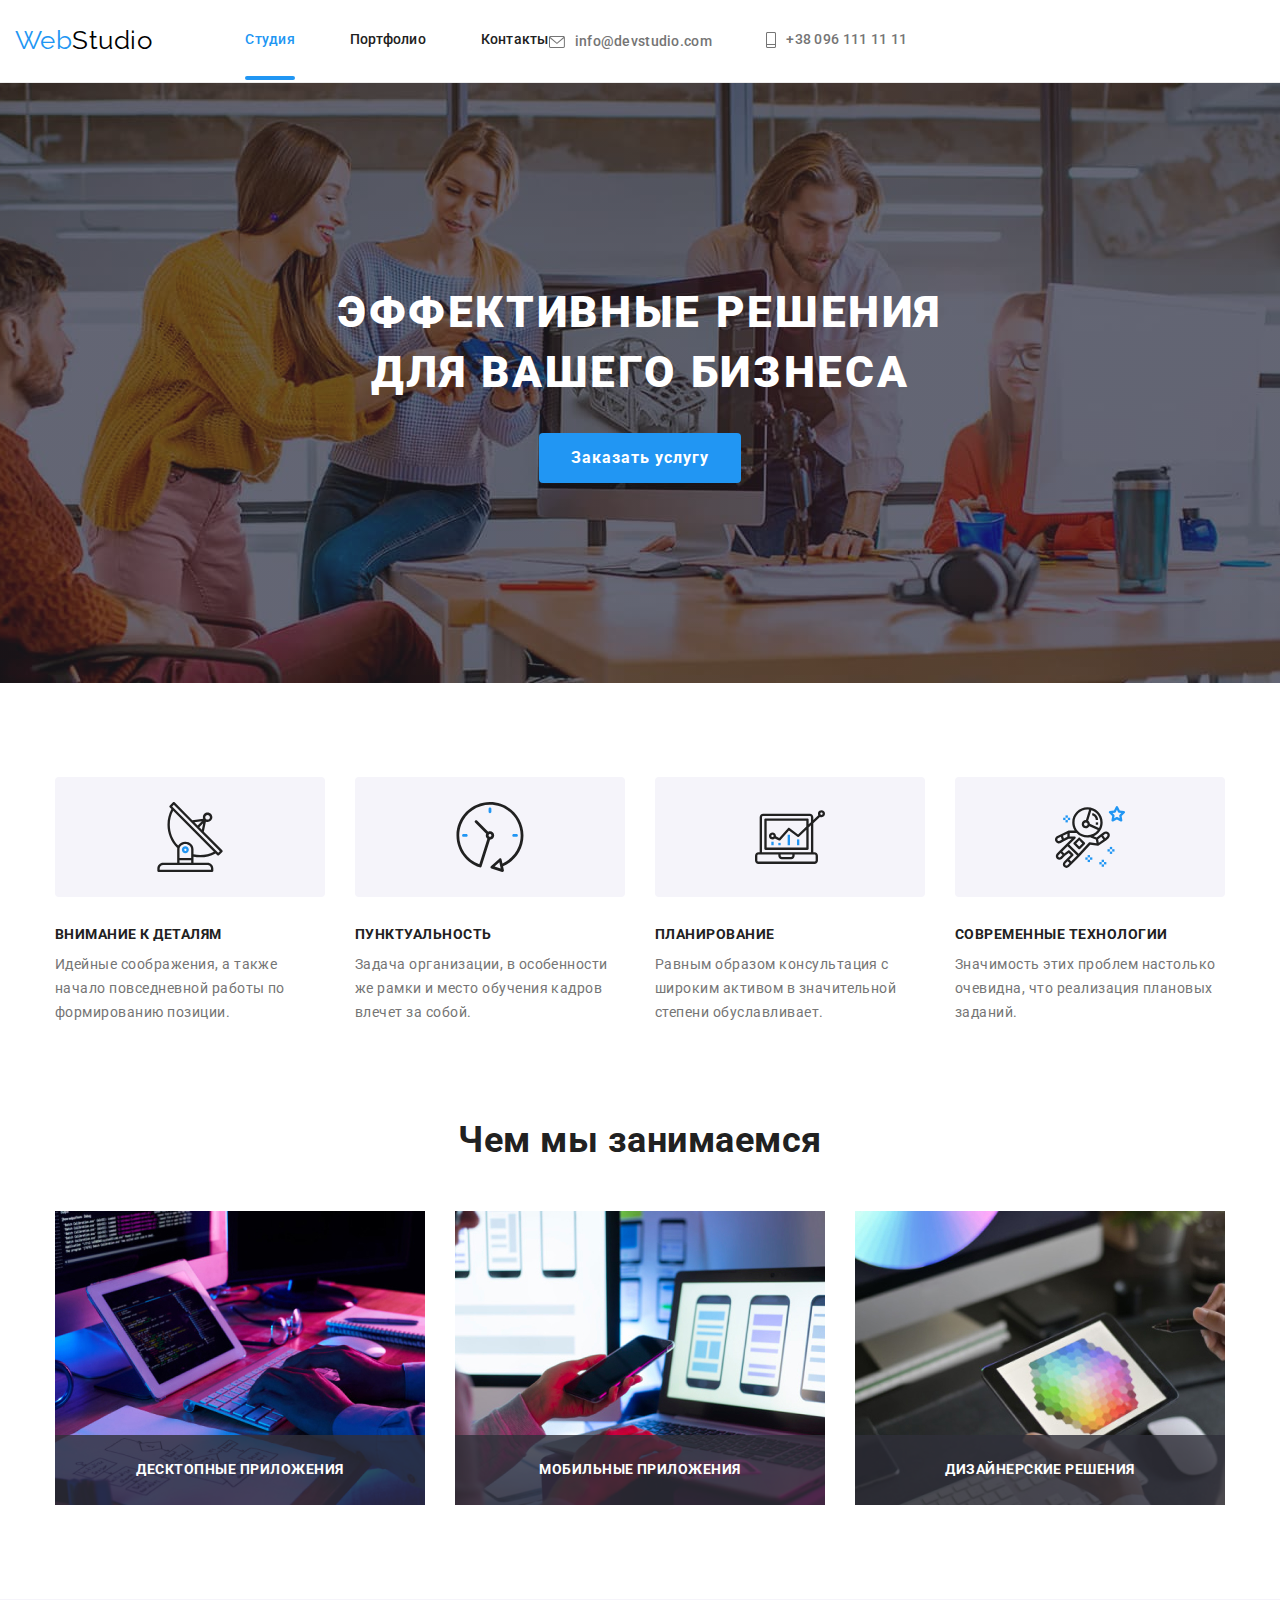
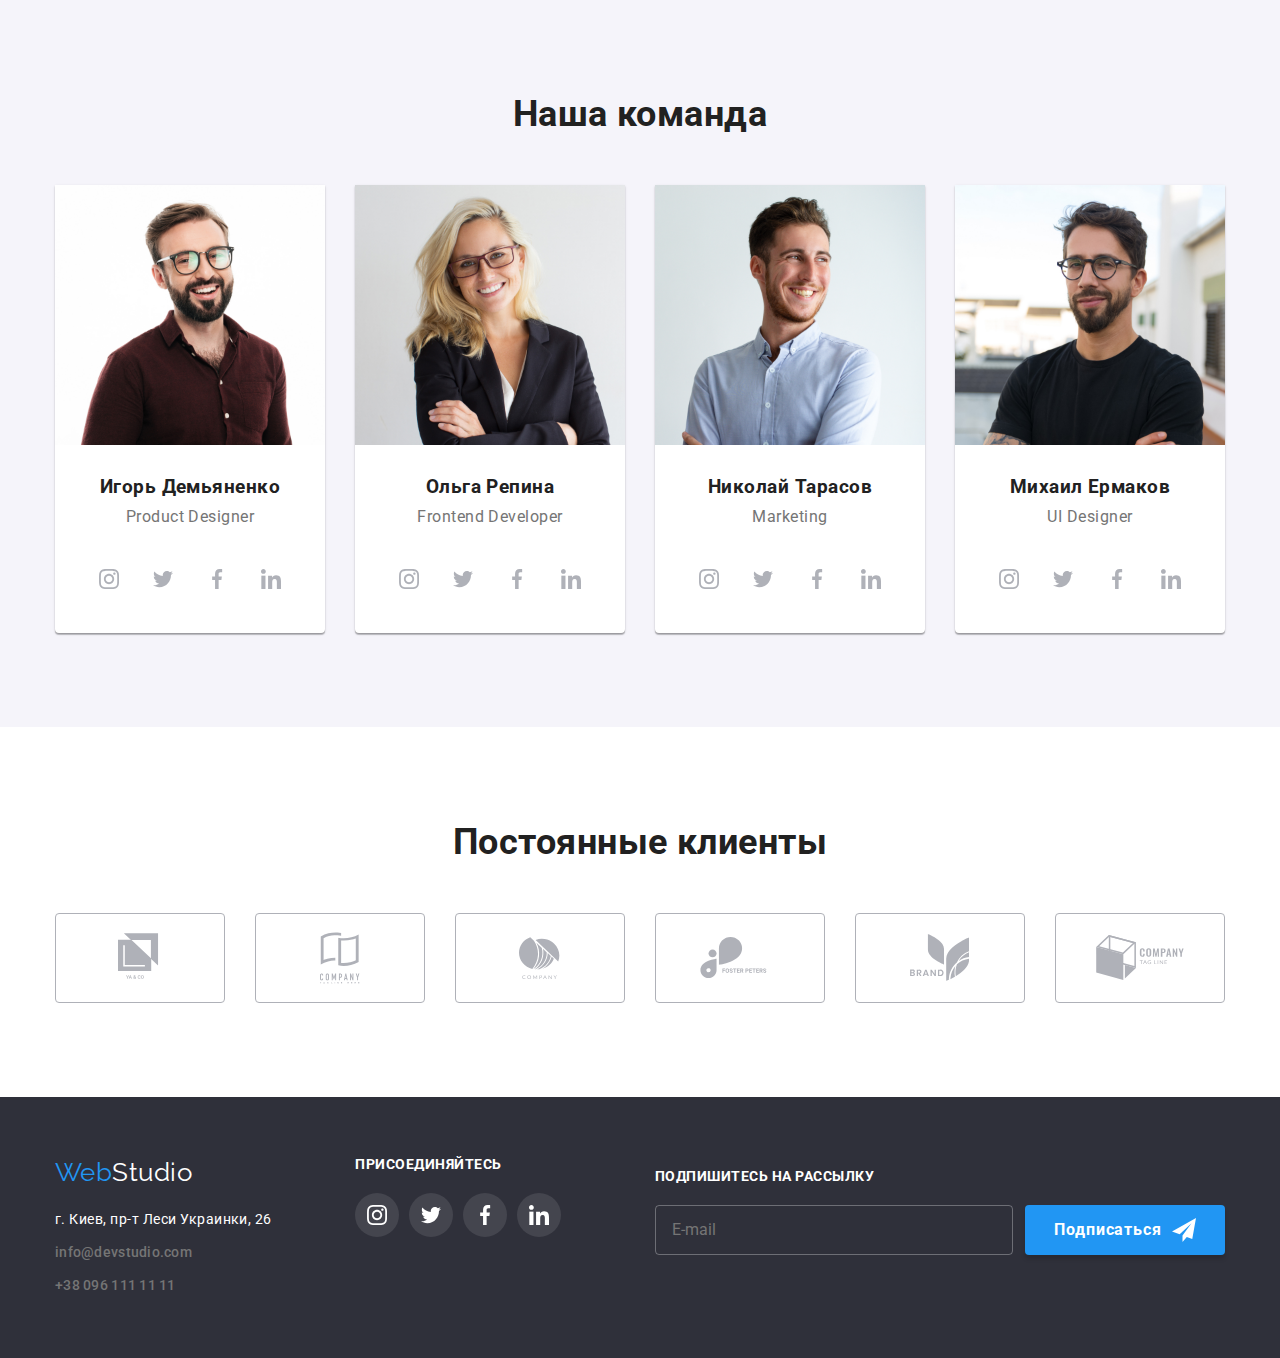
<file: index.html>
<!DOCTYPE html>
<html lang="ru">
<head>
    <meta charset="UTF-8">
    <meta http-equiv="X-UA-Compatible" content="IE=edge">
    <meta name="viewport" content="width=device-width, initial-scale=1.0">
    <title>Студия</title>
    <link rel="preconnect" href="https://fonts.gstatic.com">
    <link href="https://fonts.googleapis.com/css2?family=Raleway:wght@700&family=Roboto:wght@400;500;700;900&display=swap"
        rel="stylesheet">
    <link rel="stylesheet" href="./css/main.css">

</head>
<body>

    <header class="header">
            <div class="container header-all">
                <button type="button" class="header__menu-btn" aria-expanded="false" data-menu-button>
                    <svg width="40" height="40" aria-label="Переключатель мобильного меню">
                        <use class="header__icon-menu" href="./images/symbol-defs.svg#icon-menu_40px"></use>
                        <use class="header__icon-close-menu" href="./images/symbol-defs.svg#icon-close_40px"></use>
                
                    </svg>
                </button>
                
                    <a href="./index.html" class="nav__logo"><span class="nav__logo-start">Web</span>Studio</a>
                <div class="header__mobile-menu" data-menu>
                    <nav class="nav">
                        <ul class="nav__list">
                            <li class="nav__item"><a href="./index.html" class="nav__links active">Студия</a></li>
                            <li class="nav__item"><a href="./portfolio.html" class="nav__links">Портфолио</a></li>
                            <li class="nav__item"><a href="" class="nav__links">Контакты</a></li>
                        </ul>
                    </nav>
                    
                    <ul class="header__address">
                        <li class="nav__item">
                    
                            <a href="mailto:info@devstudio.com" class="header__contacts header__contacts-mail">
                                <svg class="header__icon-envelope" >
                                    <use  href="./images/symbol-defs.svg#icon-envelope" ></use>
                                </svg>
                                info@devstudio.com</a></li>
                        <li class="nav__item">
                            <a href="tel:+380961111111" class="header__contacts header__contacts-phone">
                                <svg class="header__icon-phone">
                                    <use href="./images/symbol-defs.svg#icon-phone"></use>
                                </svg>
                                +38 096 111 11 11</a></li>
                    </ul>
                </div>
            </div>
    </header>

    <main>
        <section class="section hero">
            <div class="container">
                <h1 class="hero__title">Эффективные решения <br> для вашего бизнеса</h1>
                <input data-modal-open type="button" value="Заказать услугу" class="hero__btn">
            </div>
            <div data-modal class="backdrop is-hidden">
                <div class="modal">
                    <button data-modal-close class="modal__close-btn">
                        <svg class="modal__icon-closing-btn">
                            <use href="./images/symbol-defs.svg#icon-closing-btn-modal" width="11" height="11"></use>
                        </svg>
                    </button>
            
                    <form class="form">
                        <b class="form__header">Оставьте свои данные, мы вам перезвоним</b>
            
                        <div class="form__presonal-info-list">
                            <div class="form__basic">
                                <label for="name" class="form__label">Имя</label>
                                <div class="form__input">
                                    <input type="text" name="name" id="name" class="form__personal-info ">
                                    <svg class="form__icon">
                                        <use href="./images/symbol-defs.svg#icon-person-modal"></use>
                                    </svg>
                                </div>
            
                            </div>
                            <div class="form__basic">
                                <label for="tel" class="form__label">Телефон</label>
                                <div class="form__input">
                                    <input type="tel" name="tel" id="tel" class="form__personal-info">
                                    <svg class="form__icon ">
                                        <use href="./images/symbol-defs.svg#icon-phone-modal"></use>
                                    </svg>
                                </div>
                            </div>
            
                            <div class="form__basic">
                                <label for="email" class="form__label">Почта</label>
                                <div class="form__input">
                                    <input type="email" name="email" id="email" class="form__personal-info">
                                    <svg class="form__icon ">
                                        <use href="./images/symbol-defs.svg#icon-envelope-modal"></use>
                                    </svg>
                                </div>
                            </div>
            
                            <div class="form__basic">
                                <label for="comment" class="form__label">Комментарий</label>
                                <textarea name="comment" id="comment" placeholder="Введите текст"
                                    class="form__personal-info form__comment"></textarea>
                            </div>
                        </div>
            
                        <label class="form__agreement">
                            <input type="checkbox" name="agreements" class="form__agreement-checkbox visually-hidden">
                            <span class="form__custom-checkbox"></span>
                            <span class="form__agreement-text">Соглашаюсь с рассылкой и принимаю <a href=""
                                    class="form__agreement-link">Условия договора</a></span>
                        </label>
            
                        <button type="submit" class="form__submit-button">Отправить</button>
                    </form>
                </div>
            </div>
        </section>
        
        <section class="section advantages">
            <div class="container">
                <h2  class="titles-basic visually-hidden">Наши преимущества</h2>
                <ul class="advantages__list">
                    <li class="advantages__item">
                        <div class="advantages__bg-img">
                            <svg class="advantages__icon">
                                <use href="./images/symbol-defs.svg#icon-antenna"></use>
                            </svg>
                        </div>
                        <h3 class="advantages__header">Внимание к деталям</h3>
                        <p class="advantages__text">Идейные соображения, а также начало повседневной работы по формированию позиции.</p>
                    </li>
                    <li class="advantages__item">
                        <div class="advantages__bg-img">
                            <svg class="advantages__icon">
                                <use href="./images/symbol-defs.svg#icon-clock"></use>
                            </svg>
                        </div>
                        <h3 class="advantages__header">Пунктуальность</h3>
                        <p class="advantages__text">Задача организации, в особенности же рамки и место обучения кадров влечет за собой.</p>
                    </li>
                    <li class="advantages__item">
                        <div class="advantages__bg-img">
                            <svg class="advantages__icon">
                                <use href="./images/symbol-defs.svg#icon-diagram"></use>
                            </svg>
                        </div>
                        <h3 class="advantages__header">Планирование</h3>
                        <p  class="advantages__text">Равным образом консультация с широким активом в значительной степени обуславливает.</p>
                    </li>
                    <li class="advantages__item">
                        <div class="advantages__bg-img">
                            <svg class="advantages__icon">
                                <use href="./images/symbol-defs.svg#icon-astronaut"></use>
                            </svg>
                        </div>
                        <h3 class="advantages__header">Современные технологии</h3>
                        <p class="advantages__text">Значимость этих проблем настолько очевидна, что реализация плановых заданий.</p>
                    </li>
                </ul>
            </div>
        </section>
        <section class="section works">
            <div class="container">
                <h2 class="titles-basic works__title">Чем мы занимаемся</h2>
                <ul class="works__list">
                    <li class="work__list-container"><img src="./images/img.jpg" alt="Написання коду" width="370">
                    <p class="works__text">Десктопные приложения</p></li>
                    <li class="work__list-container"><img src="./images/box2.jpg" alt="Телефон и ноут" width="370">
                    <p class="works__text">Мобильные приложения</p></li>
                    <li class="work__list-container"><img src="./images/box3.jpg" alt="Вибор цвета на планшете" width="370">
                    <p class="works__text">Дизайнерские решения</p></li>
                </ul>
            </div>
        </section>
        <section class="section team">
            <div class="container">
                <h2 class="titles-basic team__title">Наша команда</h2>
                <ul class="team__list">
                    <li class="team__cards">
                        <img src="./images/man1.jpg" alt="Игорь Демьяненко" width="270" class="team__img">
                        <div class="team__text-area">
                            <h3 class="team__names">Игорь Демьяненко</h3>
                            <p class="team__position">Product Designer</p>
                            <ul class="icons-social__list">
                                <li class="icons-social__element">
                                    <a href="" class="icon-social__item">
                                        <svg class="icon-social__logo">
                                            <use href="./images/symbol-defs.svg#icon-instagram"></use>
                                        </svg>
                                    </a>
                                </li>
                                <li class="icons-social__element">
                                    <a href="" class="icon-social__item">
                                        <svg class="icon-social__logo" width="20" height="20">
                                            <use href="./images/symbol-defs.svg#icon-twitter"></use>
                                        </svg>
                                    </a>
                                </li>
                                <li class="icons-social__element">
                                    <a href="" class="icon-social__item">
                                        <svg class="icon-social__logo">
                                            <use href="./images/symbol-defs.svg#icon-facebook"></use>
                                        </svg>
                                    </a>
                                </li>
                                <li class="icons-social__element">
                                    <a href="" class="icon-social__item">
                                        <svg class="icon-social__logo">
                                            <use href="./images/symbol-defs.svg#icon-linkedin"></use>
                                        </svg>
                                    </a>
                            
                                </li>
                            
                            </ul>
                        </div>
                    </li>
                    <li class="team__cards">
                        <img src="./images/woman1.jpg" alt="Ольга Репина" width="270" class="team__img">
                        <div class="team__text-area">
                            <h3 class="team__names">Ольга Репина</h3>
                            <p class="team__position">Frontend Developer</p>
                            <ul class="icons-social__list">
                                <li class="icons-social__element">
                                    <a href="" class="icon-social__item">
                                        <svg class="icon-social__logo">
                                            <use href="./images/symbol-defs.svg#icon-instagram"></use>
                                        </svg>
                                    </a>
                                </li>
                                <li class="icons-social__element">
                                    <a href="" class="icon-social__item">
                                        <svg class="icon-social__logo">
                                            <use href="./images/symbol-defs.svg#icon-twitter"></use>
                                        </svg>
                                    </a>
                                </li>
                                <li class="icons-social__element">
                                    <a href="" class="icon-social__item">
                                        <svg class="icon-social__logo">
                                            <use href="./images/symbol-defs.svg#icon-facebook"></use>
                                        </svg>
                                    </a>
                                </li>
                                <li class="icons-social__element">
                                    <a href="" class="icon-social__item">
                                        <svg class="icon-social__logo">
                                            <use href="./images/symbol-defs.svg#icon-linkedin"></use>
                                        </svg>
                                    </a>
                            
                                </li>
                            
                            </ul>
                        </div>
                    </li>
                    <li class="team__cards">
                        <img src="./images/man3.jpg" alt="Николай Тарасов" width="270" class="team__img">
                        <div class="team__text-area">
                            <h3 class="team__names">Николай Тарасов</h3>
                            <p class="team__position">Marketing</p>
                            <ul class="icons-social__list">
                                <li class="icons-social__element">
                                    <a href="" class="icon-social__item">
                                        <svg class="icon-social__logo">
                                            <use href="./images/symbol-defs.svg#icon-instagram"></use>
                                        </svg>
                                    </a>
                                </li>
                                <li class="icons-social__element">
                                    <a href="" class="icon-social__item">
                                        <svg class="icon-social__logo">
                                            <use href="./images/symbol-defs.svg#icon-twitter"></use>
                                        </svg>
                                    </a>
                                </li>
                                <li class="icons-social__element">
                                    <a href="" class="icon-social__item">
                                        <svg class="icon-social__logo">
                                            <use href="./images/symbol-defs.svg#icon-facebook"></use>
                                        </svg>
                                    </a>
                                </li>
                                <li class="icons-social__element">
                                    <a href="" class="icon-social__item">
                                        <svg class="icon-social__logo">
                                            <use href="./images/symbol-defs.svg#icon-linkedin"></use>
                                        </svg>
                                    </a>
                            
                                </li>
                            
                            </ul>
                        </div>
                    </li>
                    <li class="team__cards">
                        <img src="./images/man2.jpg" alt="Михаил Ермаков" width="270" class="team__img">
                        <div class="team__text-area">
                            <h3 class="team__names">Михаил Ермаков</h3>
                            <p class="team__position">UI Designer</p>
                            <ul class="icons-social__list">
                                <li class="icons-social__element">
                                    <a href="" class="icon-social__item">
                                        <svg class="icon-social__logo">
                                            <use href="./images/symbol-defs.svg#icon-instagram"></use>
                                        </svg>
                                    </a>
                                </li>
                                <li class="icons-social__element">
                                    <a href="" class="icon-social__item">
                                        <svg class="icon-social__logo">
                                            <use href="./images/symbol-defs.svg#icon-twitter"></use>
                                        </svg>
                                    </a>
                                </li>
                                <li class="icons-social__element">
                                    <a href="" class="icon-social__item">
                                        <svg class="icon-social__logo">
                                            <use href="./images/symbol-defs.svg#icon-facebook"></use>
                                        </svg>
                                    </a>
                                </li>
                                <li class="icons-social__element">
                                    <a href="" class="icon-social__item">
                                        <svg class="icon-social__logo">
                                            <use href="./images/symbol-defs.svg#icon-linkedin"></use>
                                        </svg>
                                    </a>
                            
                                </li>
                            
                            </ul>
                        </div>
                    </li>
                </ul>
            </div>
        </section>
        <section class="section clients">
            <div class="container">
                <h2 class="titles-basic clients__title">Постоянные клиенты</h2>
                <ul class="clients__list">
                    <li class="clients__item">
                        <a href="" class="clients__link">
                            <svg class="clients__icon" width="44.27" height="49.23">
                                <use href="./images/symbol-defs.svg#icon-logo-1" ></use>
                            </svg>
                        </a>
                    </li>
                    <li class="clients__item">
                        <a href="" class="clients__link">
                            <svg class="clients__icon" width="40" height="52">
                                <use href="./images/symbol-defs.svg#icon-logo-2"></use>
                            </svg>
                        </a>
                    </li>
                    <li class="clients__item">
                        <a href="" class="clients__link">
                            <svg class="clients__icon" width="41" height="42.6">
                                <use href="./images/symbol-defs.svg#icon-logo-3"></use>
                            </svg>
                        </a>
                    </li>
                    <li class="clients__item">
                        <a href="" class="clients__link">
                            <svg class="clients__icon" width="79.66" height="42.02">
                                <use href="./images/symbol-defs.svg#icon-logo-4"></use>
                            </svg>
                        </a>
                    </li>
                    <li class="clients__item">
                        <a href="" class="clients__link">
                            <svg class="clients__icon" width="59" height="47">
                                <use href="./images/symbol-defs.svg#icon-logo-5"></use>
                            </svg>
                        </a>
                    </li>
                    <li class="clients__item">
                        <a href="" class="clients__link">
                            <svg class="clients__icon" width="88.48" height="45.44">
                                <use href="./images/symbol-defs.svg#icon-logo-6"></use>
                            </svg>
                        </a>
                    </li>
                
                </ul>
            </div>
        </section>
    </main>

    <footer class="footer">
        <div class="container footer__all">
            <div class="footer__tablet-mode">
                <address class="footer__contacts">
                
                        <a href="./index.html" class="nav__logo nav__logo__down"><span class="nav__logo-start">Web</span><span>Studio</span></a>
                        <p class="header__address__down">г. Киев, пр-т Леси Украинки, 26</p>
                        <ul class="footer__address">
                            <li><a href="mailto:info@devstudio.com" class="header__contacts header__contacts__down">info@devstudio.com</a></li>
                            <li><a href="tel:+380961111111" class="header__contacts header__contacts__down">+38 096 111 11 11</a></li>
                        </ul>
                
                </address>
                <div class="footer__social">
                    <p class="footer__title">присоединяйтесь</p>
                    <ul class="icons-social__list">
                        <li class="icons-social__element">
                            <a href="" class="icon-social__item icon-social__item__down">
                                <svg class="icon-social__logo">
                                    <use href="./images/symbol-defs.svg#icon-instagram"></use>
                                </svg>
                            </a>
                        </li>
                        <li class="icons-social__element">
                            <a href="" class="icon-social__item icon-social__item__down">
                                <svg class="icon-social__logo">
                                    <use href="./images/symbol-defs.svg#icon-twitter"></use>
                                </svg>
                            </a>
                        </li>
                        <li class="icons-social__element">
                            <a href="" class="icon-social__item icon-social__item__down">
                                <svg class="icon-social__logo">
                                    <use href="./images/symbol-defs.svg#icon-facebook"></use>
                                </svg>
                            </a>
                        </li>
                        <li class="icons-social__element">
                            <a href="" class="icon-social__item icon-social__item__down">
                                <svg class="icon-social__logo">
                                    <use href="./images/symbol-defs.svg#icon-linkedin"></use>
                                </svg>
                            </a>
                
                        </li>
                
                    </ul>
                </div>
            </div>
            <form class="footer__form">
                <label class="footer__input">
                    <span class="footer__input-text">Подпишитесь на рассылку</span>
                    <input type="email" name="email" class="footer__subsribtion" placeholder="E-mail">
                </label>
                <button type="submit" class="footer__submit-btn">Подписаться 
                        <svg class="footer__send-icon">
                            <use href="./images/symbol-defs.svg#icon-icon-send-modal"></use>
                        </svg>
                   
                </button>
            </form>
        </div>
    </footer>

    <script src="./js/modal.js"></script>
        <script src="./js/mobile-menu.js"></script>
</body>
</html>
</file>
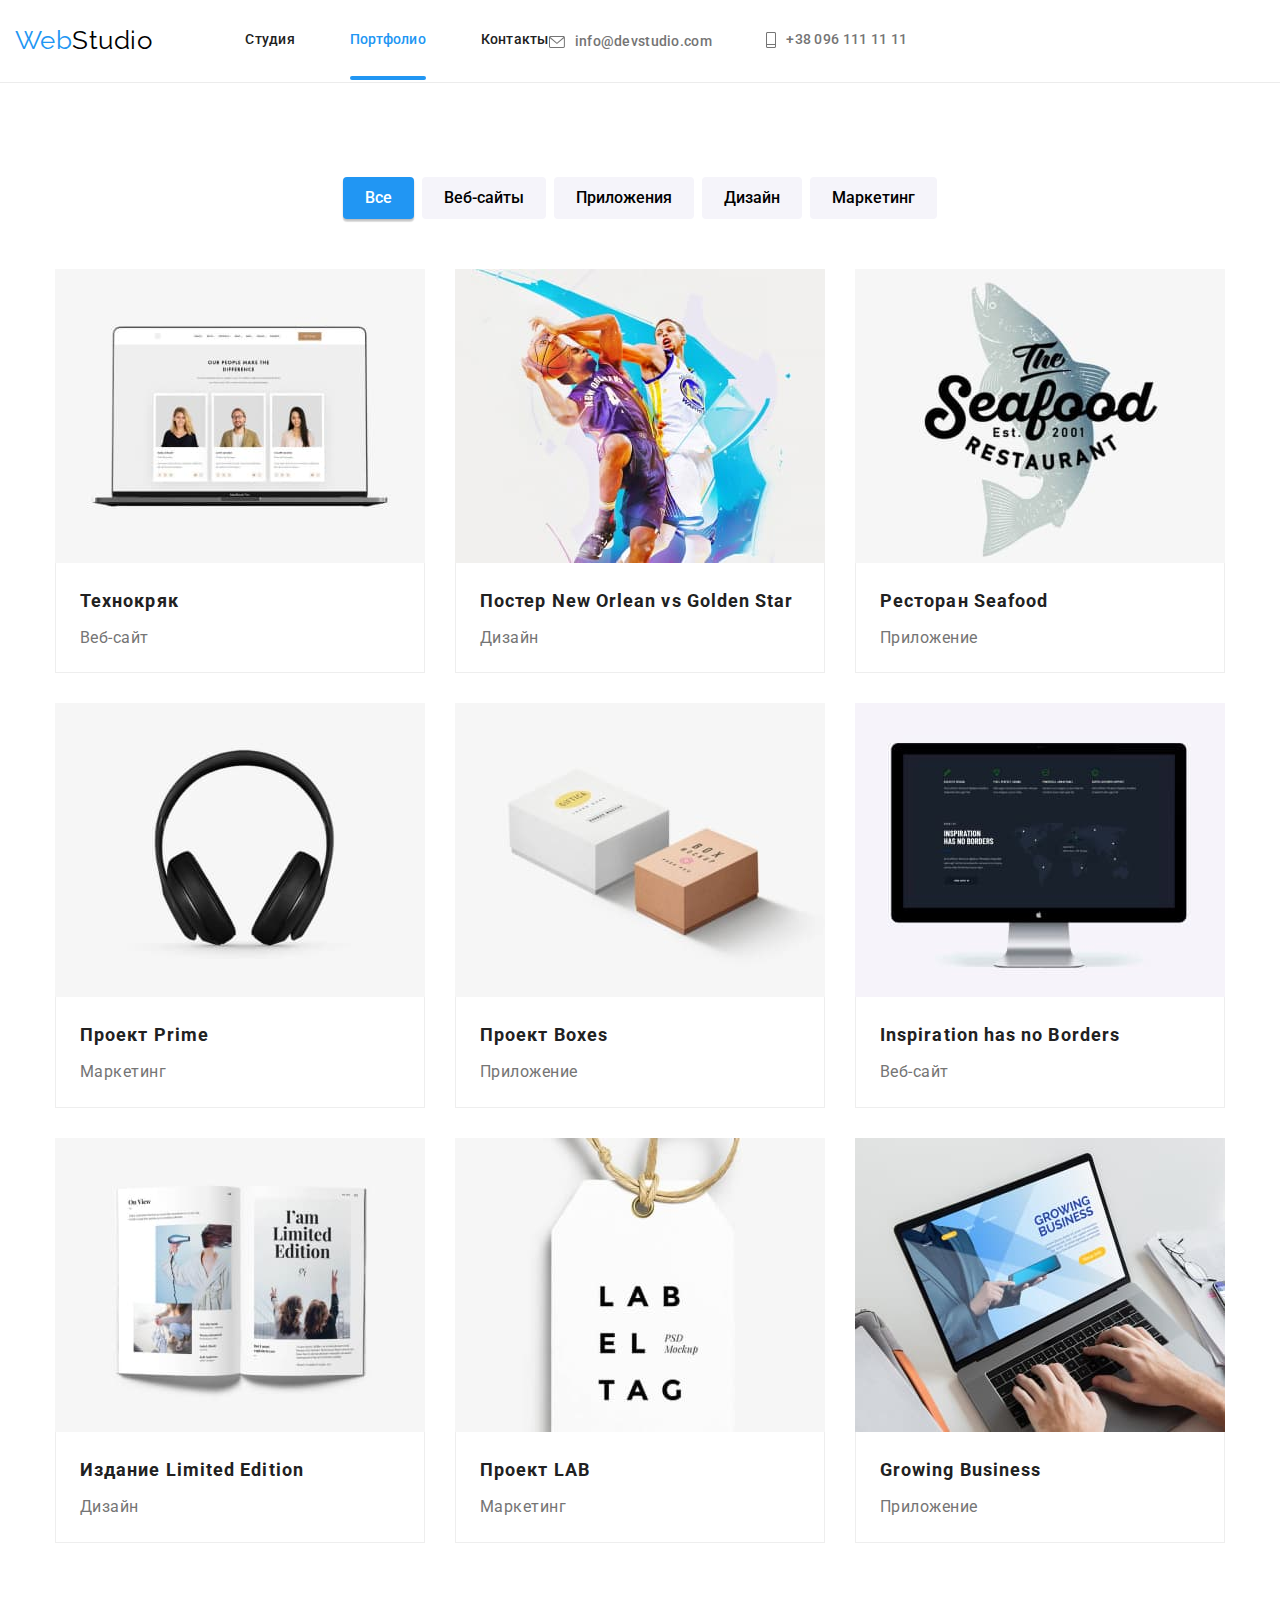
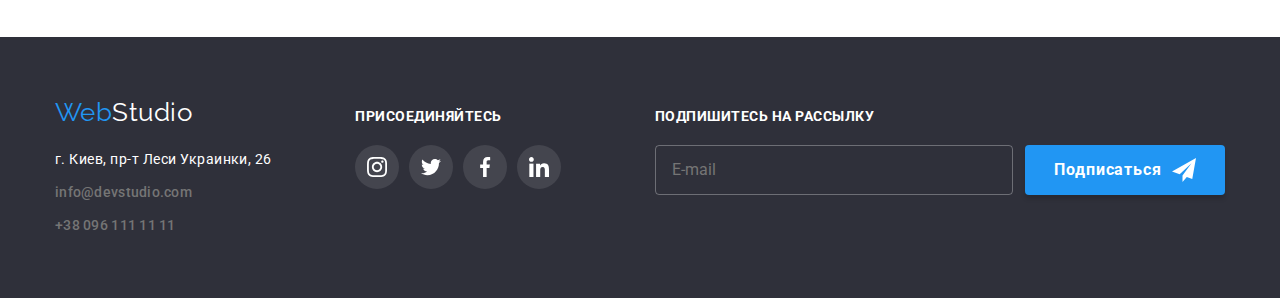
<file: portfolio.html>
<!DOCTYPE html>
<html lang="ru">
<head>
    <meta charset="UTF-8">
    <meta http-equiv="X-UA-Compatible" content="IE=edge">
    <meta name="viewport" content="width=device-width, initial-scale=1.0">
    <title>Портфолио</title>
    <link rel="preconnect" href="https://fonts.gstatic.com">
    <link href="https://fonts.googleapis.com/css2?family=Raleway:wght@700&family=Roboto:wght@400;500;700;900&display=swap"
        rel="stylesheet">
    <!-- <link rel="stylesheet" href="https://cdnjs.cloudflare.com/ajax/libs/modern-normalize/1.0.0/modern-normalize.min.css">
    <link rel="stylesheet" href="./css/styles.css"> -->
    <link rel="stylesheet" href="./css/main.css">
</head>
<body>
    <header class="header">
        <div class="container header-all">
            <button type="button" class="header__menu-btn" aria-expanded="false" data-menu-button>
                <svg width="40" height="40" aria-label="Переключатель мобильного меню">
                    <use class="header__icon-menu" href="./images/symbol-defs.svg#icon-menu_40px"></use>
                    <use class="header__icon-close-menu" href="./images/symbol-defs.svg#icon-close_40px"></use>
    
                </svg>
            </button>
    
            <a href="./index.html" class="nav__logo"><span class="nav__logo-start">Web</span>Studio</a>
            <div class="header__mobile-menu" data-menu>
                <nav class="nav">
                    <ul class="nav__list">
                        <li class="nav__item"><a href="./index.html" class="nav__links ">Студия</a></li>
                        <li class="nav__item"><a href="./portfolio.html" class="nav__links active">Портфолио</a></li>
                        <li class="nav__item"><a href="" class="nav__links">Контакты</a></li>
                    </ul>
                </nav>
    
                <ul class="header__address">
                    <li class="nav__item">
    
                        <a href="mailto:info@devstudio.com" class="header__contacts header__contacts-mail">
                            <svg class="header__icon-envelope">
                                <use href="./images/symbol-defs.svg#icon-envelope"></use>
                            </svg>
                            info@devstudio.com</a>
                    </li>
                    <li class="nav__item">
                        <a href="tel:+380961111111" class="header__contacts header__contacts-phone">
                            <svg class="header__icon-phone">
                                <use href="./images/symbol-defs.svg#icon-phone"></use>
                            </svg>
                            +38 096 111 11 11</a>
                    </li>
                </ul>
            </div>
        </div>
    </header>

        <main>
            
            <section class="section ">
                <div class="container">
                    <h1 class="visually-hidden">Портфолио</h1>
                    <ul class="buttons__list">
                        <li><button type="button" class="buttons__item active">Все</button></li>
                        <li><button type="button" class="buttons__item">Веб-сайты</button></li>
                        <li><button type="button" class="buttons__item">Приложения</button></li>
                        <li><button type="button" class="buttons__item">Дизайн</button></li>
                        <li><button type="button" class="buttons__item">Маркетинг</button></li>
                    </ul>
                    <ul class="portfolio">
                        <li class="portfolio__list">
                            <a href="" class="portfolio__link">
                                <div class="portfolio-card">
                                    <div class="portfolio__card-img">
                                        <img src="./images/screen.jpg" alt="монитор екран" width="370" >
                                        <div class="portfolio__overlay">
                                            <p>Технокряк это современная площадка распространения коронавируса. Компании используют эту платформу для цифрового
                                                шпионажа и атак на защищённые сервера конкурентов.</p>
                                        </div>
                                    </div>                                    
                                    <div class="portfolio__item-text">
                                        <h2 class="projects__title">Технокряк</h2>
                                        <p class="projects__sub-title">Веб-сайт</p>
                                    </div>
                                    
                                </div>
                            </a>
                        </li>
                        <li class="portfolio__list">
                            <a href="" class="portfolio__link">
                                <div class="portfolio-card">
                                    <div class="portfolio__card-img">
                                        <img src="./images/colorfull_man.jpg" alt="men playing basketball" width="370">
                                        <div class="portfolio__overlay">
                                            <p>Технокряк это современная площадка распространения коронавируса. Компании используют эту платформу для цифрового
                                                шпионажа и атак на защищённые сервера конкурентов.</p>
                                        </div>
                                    </div>
                                    <div class="portfolio__item-text">
                                        <h2 class="projects__title">Постер New Orlean vs Golden Star</h2>
                                        <p class="projects__sub-title">Дизайн</p>
                                    </div>
                                </div>
                            </a>
                        </li>
                        <li class="portfolio__list">
                            <a href="" class="portfolio__link">
                                <div class="portfolio-card">
                                    <div class="portfolio__card-img">
                                        <img src="./images/Group1.jpg" alt="logo of restaurant" width="370">
                                        <div class="portfolio__overlay">
                                            <p>Технокряк это современная площадка распространения коронавируса. Компании используют эту платформу для цифрового
                                                шпионажа и атак на защищённые сервера конкурентов.</p>
                                        </div>
                                    </div>
                                    <div class="portfolio__item-text">
                                        <h2 class="projects__title">Ресторан Seafood</h2>
                                        <p class="projects__sub-title">Приложение</p>
                                    </div>
                                </div>
                            </a>
                        </li>
                        <li class="portfolio__list">
                            <a href="" class="portfolio__link">
                                <div class="portfolio-card">
                                    <div class="portfolio__card-img">
                                        <img src="./images/headphones.jpg" alt="headphones" width="370">
                                        <div class="portfolio__overlay">
                                            <p>Технокряк это современная площадка распространения коронавируса. Компании используют эту платформу для цифрового
                                                шпионажа и атак на защищённые сервера конкурентов.</p>
                                        </div>
                                    </div>
                                    <div class="portfolio__item-text">
                                        <h2 class="projects__title">Проект Prime</h2>
                                        <p class="projects__sub-title">Маркетинг</p>
                                    </div>
                                </div>
                            </a>
                        </li>
                        <li class="portfolio__list">
                            <a href="" class="portfolio__link">
                                <div class="portfolio-card">
                                    <div class="portfolio__card-img">
                                        <img src="./images/blocks.jpg" alt="boxes" width="370">
                                        <div class="portfolio__overlay">
                                            <p>Технокряк это современная площадка распространения коронавируса. Компании используют эту платформу для цифрового
                                                шпионажа и атак на защищённые сервера конкурентов.</p>
                                        </div>
                                    </div>
                                    <div class="portfolio__item-text">
                                        <h2 class="projects__title">Проект Boxes</h2>
                                        <p class="projects__sub-title">Приложение</p>
                                    </div>
                                </div>
                            </a>
                        </li>
                        <li class="portfolio__list">
                            <a href="" class="portfolio__link">
                                <div class="portfolio-card">
                                    <div class="portfolio__card-img">
                                        <img src="./images/monitor.jpg" alt="monitor" width="370">
                                        <div class="portfolio__overlay">
                                            <p>Технокряк это современная площадка распространения коронавируса. Компании используют эту платформу для цифрового
                                                шпионажа и атак на защищённые сервера конкурентов.</p>
                                        </div>
                                    </div>
                                    <div class="portfolio__item-text">
                                        <h2 class="projects__title">Inspiration has no Borders</h2>
                                        <p class="projects__sub-title">Веб-сайт</p>
                                    </div>
                                </div>
                            </a>
                        </li>
                        <li class="portfolio__list">
                            <a href="" class="portfolio__link">
                                <div class="portfolio-card">
                                    <div class="portfolio__card-img">
                                        <img src="./images/magazine.jpg" alt="magazine" width="370">
                                        <div class="portfolio__overlay">
                                            <p>Технокряк это современная площадка распространения коронавируса. Компании используют эту платформу для цифрового
                                                шпионажа и атак на защищённые сервера конкурентов.</p>
                                        </div>
                                    </div>
                                    <div class="portfolio__item-text">
                                        <h2 class="projects__title">Издание Limited Edition</h2>
                                        <p class="projects__sub-title">Дизайн</p>
                                    </div>
                                </div>
                            </a>
                        </li>
                        <li class="portfolio__list">
                            <a href="" class="portfolio__link">
                                <div class="portfolio-card">
                                    <div class="portfolio__card-img">
                                        <img src="./images/lab_tag.jpg" alt="label" width="370">
                                        <div class="portfolio__overlay">
                                            <p>Технокряк это современная площадка распространения коронавируса. Компании используют эту платформу для цифрового
                                                шпионажа и атак на защищённые сервера конкурентов.</p>
                                        </div>
                                    </div>
                                    <div class="portfolio__item-text">
                                        <h2 class="projects__title">Проект LAB</h2>
                                        <p class="projects__sub-title">Маркетинг</p>
                                    </div>
                                </div>
                            </a>
                        </li>
                        <li class="portfolio__list">
                            <a href="" class="portfolio__link">
                                <div class="portfolio-card">
                                    <div class="portfolio__card-img">
                                        <img src="./images/laptop.jpg" alt="working on laptop" width="370">
                                        <div class="portfolio__overlay">
                                            <p>Технокряк это современная площадка распространения коронавируса. Компании используют эту платформу для цифрового
                                                шпионажа и атак на защищённые сервера конкурентов.</p>
                                        </div>
                                    </div>
                                    <div class="portfolio__item-text">
                                        <h2 class="projects__title">Growing Business</h2>
                                        <p class="projects__sub-title">Приложение</p>
                                    </div>
                                </div>
                            </a>
                        </li>
                    </ul>
                </div>
            </section>
            
        </main>

    <footer class="footer">
        <div class="container footer__all">
            <address class="footer__contacts">
                <div>
                    <a href="./index.html" class="nav__logo nav__logo__down"><span
                            class="nav__logo-start">Web</span><span>Studio</span></a>
                    <p class="header__address__down">г. Киев, пр-т Леси Украинки, 26</p>
                    <ul class="footer__address">
                        <li><a href="mailto:info@devstudio.com"
                                class="header__contacts header__contacts__down">info@devstudio.com</a></li>
                        <li><a href="tel:+380961111111" class="header__contacts header__contacts__down">+38 096 111 11
                                11</a></li>
                    </ul>
                </div>
            </address>
            <div class="footer__social">
                <p class="footer__title">присоединяйтесь</p>
                <ul class="icons-social__list">
                    <li class="icons-social__element">
                        <a href="" class="icon-social__item icon-social__item__down">
                            <svg class="icon-social__logo">
                                <use href="./images/symbol-defs.svg#icon-instagram"></use>
                            </svg>
                        </a>
                    </li>
                    <li class="icons-social__element">
                        <a href="" class="icon-social__item icon-social__item__down">
                            <svg class="icon-social__logo">
                                <use href="./images/symbol-defs.svg#icon-twitter"></use>
                            </svg>
                        </a>
                    </li>
                    <li class="icons-social__element">
                        <a href="" class="icon-social__item icon-social__item__down">
                            <svg class="icon-social__logo">
                                <use href="./images/symbol-defs.svg#icon-facebook"></use>
                            </svg>
                        </a>
                    </li>
                    <li class="icons-social__element">
                        <a href="" class="icon-social__item icon-social__item__down">
                            <svg class="icon-social__logo">
                                <use href="./images/symbol-defs.svg#icon-linkedin"></use>
                            </svg>
                        </a>
    
                    </li>
    
                </ul>
            </div>
            <form class="footer__form">
                <label class="footer__input">
                    <span class="footer__input-text">Подпишитесь на рассылку</span>
                    <input type="email" name="email" class="footer__subsribtion" placeholder="E-mail">
                </label>
                <button type="submit" class="footer__submit-btn">Подписаться
                    <svg class="footer__send-icon">
                        <use href="./images/symbol-defs.svg#icon-icon-send-modal"></use>
                    </svg>
    
                </button>
            </form>
        </div>
    </footer>
        <script src="./js/mobile-menu.js"></script>
</body>
</html>
</file>
<file: css/main.css>
*,
::after,
::before {
  box-sizing: border-box;
}

html {
  -moz-tab-size: 4;
  tab-size: 4;
}

html {
  line-height: 1.15;
  -webkit-text-size-adjust: 100%;
}

body {
  margin: 0;
}

body {
  font-family: system-ui, -apple-system, "Segoe UI", Roboto, Helvetica, Arial, sans-serif, "Apple Color Emoji", "Segoe UI Emoji";
}

hr {
  height: 0;
  color: inherit;
}

abbr[title] {
  text-decoration: underline dotted;
}

b,
strong {
  font-weight: bolder;
}

code,
kbd,
pre,
samp {
  font-family: ui-monospace, SFMono-Regular, Consolas, "Liberation Mono", Menlo, monospace;
  font-size: 1em;
}

small {
  font-size: 80%;
}

sub,
sup {
  font-size: 75%;
  line-height: 0;
  position: relative;
  vertical-align: baseline;
}

sub {
  bottom: -0.25em;
}

sup {
  top: -0.5em;
}

table {
  text-indent: 0;
  border-color: inherit;
}

button,
input,
optgroup,
select,
textarea {
  font-family: inherit;
  font-size: 100%;
  line-height: 1.15;
  margin: 0;
}

button,
select {
  text-transform: none;
}

[type="button"],
[type="reset"],
[type="submit"],
button {
  -webkit-appearance: button;
}

::-moz-focus-inner {
  border-style: none;
  padding: 0;
}

:-moz-focusring {
  outline: 1px dotted ButtonText;
}

:-moz-ui-invalid {
  box-shadow: none;
}

legend {
  padding: 0;
}

progress {
  vertical-align: baseline;
}

::-webkit-inner-spin-button,
::-webkit-outer-spin-button {
  height: auto;
}

[type="search"] {
  -webkit-appearance: textfield;
  outline-offset: -2px;
}

::-webkit-search-decoration {
  -webkit-appearance: none;
}

::-webkit-file-upload-button {
  -webkit-appearance: button;
  font: inherit;
}

summary {
  display: list-item;
}

body {
  background-color: white;
  color: #757575;
  font-family: Roboto, sans-serif;
  /* line-height: 1.71;
  font-size: 14px; */
  letter-spacing: 0.03em;
}

h1,
h2,
h3,
h4,
h5,
h6 {
  color: #212121;
  margin: 0;
}

img {
  display: block;
}

ul,
p {
  margin: 0;
  padding-left: 0;
}

ul li {
  text-decoration: none;
  list-style: none;
}

.container {
  max-width: 1200px;
  padding: 0 15px;
  margin: 0 auto;
}

.titles-basic {
  font-size: 28px;
  line-height: 1.17;
  text-align: center;
}

@media screen and (min-width: 1200px) {
  .titles-basic {
    font-size: 36px;
  }
}

.section {
  padding: 60px 0;
}

@media screen and (min-width: 1200px) {
  .section {
    padding: 94px 0;
  }
}

.visually-hidden {
  position: absolute !important;
  clip: rect(1px 1px 1px 1px);
  clip: rect(1px, 1px, 1px, 1px);
  padding: 0 !important;
  border: 0 !important;
  height: 1px !important;
  width: 1px !important;
  overflow: hidden;
}

/* header */
.header {
  border-bottom: 1px solid #ececec;
  position: relative;
}

.header-all {
  display: inline-flex;
  align-items: center;
}

@media screen and (min-width: 780px) and (max-width: 1200px) {
  .header-all {
    justify-content: space-between;
  }
}

.nav__logo {
  font-family: Raleway, sans-serif;
  padding: 24px 0 25px 0;
  margin-right: 93px;
  display: inline-block;
  color: black;
  font-size: 24px;
  line-height: 1.16;
  text-decoration: none;
}

@media screen and (min-width: 780px) {
  .nav__logo {
    font-size: 26px;
    line-height: 1.19;
  }
}

.nav__logo-start {
  color: #2196f3;
}

.nav__list {
  line-height: 1.14;
  display: block;
}

@media screen and (min-width: 780px) {
  .nav__list {
    display: inline-block;
  }
}

.nav__item {
  display: block;
}

@media screen and (max-width: 779px) {
  .nav__item:first-child {
    margin-top: 48px;
  }
}

@media screen and (min-width: 780px) {
  .nav__item {
    display: inline-block;
  }
}

.nav__list > :not(.nav__item:last-child),
.header__address > :not(.nav__item:last-child) {
  margin-right: 50px;
}

@media screen and (min-width: 779px) {
  .header__menu-btn {
    display: none;
  }
}

@media screen and (max-width: 779px) {
  .header__menu-btn {
    display: inline-flex;
    margin: 0;
    padding: 0;
    background-color: transparent;
    border: none;
    z-index: 6;
    position: absolute;
    top: 10px;
    right: 15px;
  }
  .header__menu-btn .header__icon-menu {
    display: block;
  }
  .header__menu-btn.is-open .header__icon-menu {
    display: none;
  }
  .header__menu-btn .header__icon-close-menu {
    display: none;
  }
  .header__menu-btn.is-open .header__icon-close-menu {
    display: block;
  }
  .header__mobile-menu {
    display: none;
    z-index: 5;
  }
  .header__mobile-menu.is-open {
    display: block;
    position: absolute;
    top: 0;
    left: 0;
    width: 100%;
    height: 100vh;
    background-color: white;
  }
}

@media screen and (min-width: 780px) {
  .header__mobile-menu {
    display: flex;
  }
}

.header__address {
  margin-left: auto;
}

@media screen and (min-width: 779px) and (max-width: 1200px) {
  .header__address {
    display: flex;
    flex-direction: column;
    margin-left: auto;
  }
}

@media screen and (max-width: 779px) {
  .header__address {
    display: flex;
    flex-direction: column-reverse;
    position: absolute;
    bottom: 134px;
    left: 40px;
  }
}

.nav__links,
.header__contacts {
  padding: 32px 0;
}

@media screen and (min-width: 780px) and (max-width: 1200px) {
  .nav__links,
  .header__contacts {
    padding: 10px 0;
  }
}

.nav__links {
  color: #212121;
  font-weight: 500;
  font-size: 14px;
  line-height: 1.14;
  letter-spacing: 0.02em;
  text-decoration: none;
  display: block;
  transition: color 250ms cubic-bezier(0.4, 0, 0.2, 1);
}

@media screen and (max-width: 779px) {
  .nav__links {
    font-size: 40px;
    line-height: 1.17;
    margin-left: 40px;
  }
}

.nav__links:focus, .nav__links:hover, .nav__links.active {
  color: #2196f3;
}

.nav__links.active {
  position: relative;
}

@media screen and (min-width: 780px) {
  .nav__links.active::after {
    content: "";
    display: inline-block;
    position: absolute;
    bottom: 0;
    right: 0;
    width: 100%;
    height: 4px;
    background-color: #2196f3;
    border-radius: 2px;
    transition: transform 250ms cubic-bezier(0.4, 0, 0.2, 1);
  }
  .nav__links.active:hover:after {
    transform: scalex(1.3);
  }
}

.header__contacts {
  display: flex;
  align-items: center;
  justify-content: center;
  color: #757575;
  font-weight: 500;
  font-size: 14px;
  line-height: 1.14;
  letter-spacing: 0.02em;
  text-decoration: none;
  margin: 0 auto;
  transition: color 250ms cubic-bezier(0.4, 0, 0.2, 1);
}

@media screen and (min-width: 780px) {
  .header__contacts {
    justify-content: start;
  }
}

.header__contacts:focus, .header__contacts:hover {
  color: #2196f3;
}

@media screen and (max-width: 779px) {
  .header__contacts-phone {
    font-size: 34px;
  }
}

@media screen and (max-width: 779px) {
  .header__contacts-mail {
    font-size: 24px;
  }
}

.header__icon-envelope {
  width: 16px;
  height: 12px;
  margin-right: 10px;
  fill: #757575;
  transition: fill 250ms cubic-bezier(0.4, 0, 0.2, 1);
}

.header__contacts:focus .header__icon-envelope,
.header__contacts:hover .header__icon-envelope,
.header__contacts.active .header__icon-envelope {
  fill: #2196f3;
}

@media screen and (max-width: 779px) {
  .header__icon-envelope {
    display: none;
  }
}

.header__icon-phone {
  width: 10px;
  height: 16px;
  margin-right: 10px;
  fill: #757575;
  transition: fill 250ms cubic-bezier(0.4, 0, 0.2, 1);
}

.header__contacts:focus .header__icon-phone,
.header__contacts:hover .header__icon-phone,
.header__contacts.active .header__icon-phone {
  fill: #2196f3;
}

@media screen and (max-width: 779px) {
  .header__icon-phone {
    display: none;
  }
}

.hero {
  max-width: 1600px;
  margin: auto;
  height: 400px;
  padding: 118px 0;
  background-repeat: no-repeat;
  background-position: center;
  background-size: cover;
  background-image: linear-gradient(to right, rgba(47, 48, 58, 0.4), rgba(47, 48, 58, 0.4)), url("../images/hero_bg.jpg");
  background-color: #2f303a;
  text-align: center;
}

@media screen and (min-width: 1200px) {
  .hero {
    height: 600px;
    padding: 200px 0;
  }
}

.hero__title {
  font-size: 26px;
  line-height: 1.62;
  font-weight: 900;
  letter-spacing: 0.06em;
  text-transform: uppercase;
  color: white;
  margin-bottom: 30px;
}

@media screen and (min-width: 1200px) {
  .hero__title {
    font-size: 44px;
    line-height: 1.36;
  }
}

.hero__btn {
  background-color: #2196f3;
  color: white;
  padding: 10px 32px;
  display: inline-block;
  font-weight: 700;
  font-size: 16px;
  line-height: 1.88;
  letter-spacing: 0.06em;
  border: none;
  border-radius: 4px;
  -webkit-border-radius: 4px;
  -moz-border-radius: 4px;
  -ms-border-radius: 4px;
  -o-border-radius: 4px;
  cursor: pointer;
  transition: color 250ms cubic-bezier(0.4, 0, 0.2, 1), background-color 250ms cubic-bezier(0.4, 0, 0.2, 1);
}

.hero__btn:hover, .hero__btn:focus {
  color: #212121;
  background-color: #f5f4fa;
}

/* backdrop */
.backdrop {
  position: fixed;
  top: 0;
  left: 0;
  z-index: 50;
  width: 100%;
  height: 100%;
  background-color: rgba(0, 0, 0, 0.2);
  opacity: 1;
  transition: opacity 250ms cubic-bezier(0.4, 0, 0.2, 1);
}

.backdrop.is-hidden {
  opacity: 0;
  pointer-events: none;
}

.modal {
  position: absolute;
  top: 50%;
  left: 50%;
  transform: translate(-50%, -50%) scale(1);
  transition: transform 250ms cubic-bezier(0.4, 0, 0.2, 1);
  max-width: 450px;
  max-height: 609px;
  width: 100%;
  background-color: white;
  border-radius: 4px;
  z-index: 7;
}

@media screen and (min-width: 1200px) {
  .modal {
    min-width: 528px;
    min-height: 581px;
  }
}

.backdrop.is-hidden .modal {
  transform: translate(-50%, -50%) scale(0.7);
}

.modal__close-btn {
  position: absolute;
  top: 8px;
  right: 8px;
  width: 30px;
  height: 30px;
  border: 1px solid rgba(0, 0, 0, 0.1);
  border-radius: 50%;
  cursor: pointer;
  background-color: inherit;
}

.modal__icon-closing-btn {
  width: 11px;
  height: 11px;
  position: absolute;
  top: 50%;
  left: 50%;
  transform: translate(-50%, -50%);
  fill: #212121;
  transition: fill 250ms cubic-bezier(0.4, 0, 0.2, 1);
  -webkit-transition: fill 250ms cubic-bezier(0.4, 0, 0.2, 1);
  -moz-transition: fill 250ms cubic-bezier(0.4, 0, 0.2, 1);
  -ms-transition: fill 250ms cubic-bezier(0.4, 0, 0.2, 1);
  -o-transition: fill 250ms cubic-bezier(0.4, 0, 0.2, 1);
}

.modal__close-btn:hover .modal__icon-closing-btn,
.modal__close-btn:focus .modal__icon-closing-btn {
  fill: #2196f3;
}

/* Form in modal backdrop */
.form {
  padding: 40px;
}

.form__header {
  display: inline-block;
  font-weight: 700;
  font-size: 20px;
  line-height: 1.15;
  text-align: center;
  color: #212121;
  margin-bottom: 12px;
}

.form__basic {
  display: flex;
  flex-direction: column;
  margin-bottom: 10px;
}

.form__presonal-info-list {
  margin-bottom: 20px;
}

.form__input {
  position: relative;
  display: flex;
}

.form__personal-info {
  width: 100%;
  padding: 12px 16px 12px 41px;
  border: 1px solid rgba(33, 33, 33, 0.2);
  box-sizing: border-box;
  border-radius: 4px;
  cursor: pointer;
  transition: border 250ms cubic-bezier(0.4, 0, 0.2, 1);
  -webkit-transition: border 250ms cubic-bezier(0.4, 0, 0.2, 1);
  -moz-transition: border 250ms cubic-bezier(0.4, 0, 0.2, 1);
  -ms-transition: border 250ms cubic-bezier(0.4, 0, 0.2, 1);
  -o-transition: border 250ms cubic-bezier(0.4, 0, 0.2, 1);
}

.form__personal-info:focus, .form__personal-info:hover {
  outline: none;
  border: 1px solid #2196f3;
}

.form__personal-info.form__comment {
  resize: none;
  max-width: 448px;
  width: 100%;
  height: 120px;
  padding-left: 16px;
}

.form__label {
  font-size: 12px;
  line-height: 1.16;
  letter-spacing: 0.01em;
  text-align: start;
  margin-bottom: 4px;
}

.form__icon {
  display: flex;
  justify-content: center;
  align-items: center;
  position: absolute;
  bottom: 50%;
  left: 14px;
  transform: translateY(50%);
  width: 18px;
  height: 18px;
  transition: fill 250ms cubic-bezier(0.4, 0, 0.2, 1);
  -webkit-transition: fill 250ms cubic-bezier(0.4, 0, 0.2, 1);
  -moz-transition: fill 250ms cubic-bezier(0.4, 0, 0.2, 1);
  -ms-transition: fill 250ms cubic-bezier(0.4, 0, 0.2, 1);
  -o-transition: fill 250ms cubic-bezier(0.4, 0, 0.2, 1);
}

.form__personal-info:focus + .form__icon,
.form__personal-info:hover + .form__icon {
  fill: #2196f3;
}

.form__comment::placeholder {
  color: rgba(117, 117, 117, 0.5);
  font-size: 12px;
  line-height: 1.14;
  letter-spacing: 0.01em;
}

.form__agreement {
  margin-bottom: 30px;
  font-size: 12px;
  line-height: 1.16;
  cursor: pointer;
  display: flex;
  align-items: center;
  justify-content: center;
}

@media screen and (min-width: 1200px) {
  .form__agreement {
    font-size: 14px;
    line-height: 1.71;
  }
}

.form__agreement-text {
  margin-left: 9px;
}

.form__custom-checkbox {
  display: inline-block;
  width: 16px;
  height: 15px;
  border: 2px solid #212121;
  border-radius: 3px;
  -webkit-border-radius: 3px;
  -moz-border-radius: 3px;
  -ms-border-radius: 3px;
  -o-border-radius: 3px;
  transition: border 250ms cubic-bezier(0.4, 0, 0.2, 1);
  -webkit-transition: border 250ms cubic-bezier(0.4, 0, 0.2, 1);
  -moz-transition: border 250ms cubic-bezier(0.4, 0, 0.2, 1);
  -ms-transition: border 250ms cubic-bezier(0.4, 0, 0.2, 1);
  -o-transition: border 250ms cubic-bezier(0.4, 0, 0.2, 1);
}

.form__agreement-checkbox:checked + .form__custom-checkbox {
  background-image: url(../images/icon-check.svg);
  background-origin: border-box;
  background-color: #2196f3;
  border: transparent;
}

.form__agreement-checkbox:hover + .form__custom-checkbox,
.form__agreement-checkbox:focus + .form__custom-checkbox {
  border: 2px solid #2196f3;
}

.form__agreement-link {
  color: #2196f3;
}

.form__submit-button {
  display: flex;
  justify-content: center;
  align-items: center;
  width: 200px;
  height: 50px;
  background-color: #2196f3;
  border-radius: 4px;
  box-shadow: 0px 4px 4px rgba(0, 0, 0, 0.15);
  border: none;
  color: white;
  margin: 0 auto;
  cursor: pointer;
  transition: transform 250ms cubic-bezier(0.4, 0, 0.2, 1);
  -webkit-transition: transform 250ms cubic-bezier(0.4, 0, 0.2, 1);
  -moz-transition: transform 250ms cubic-bezier(0.4, 0, 0.2, 1);
  -ms-transition: transform 250ms cubic-bezier(0.4, 0, 0.2, 1);
  -o-transition: transform 250ms cubic-bezier(0.4, 0, 0.2, 1);
}

.form__submit-button:hover, .form__submit-button:focus {
  transform: scale(1.05);
  -webkit-transform: scale(1.05);
  -moz-transform: scale(1.05);
  -ms-transform: scale(1.05);
  -o-transform: scale(1.05);
}

/* advantages */
@media screen and (min-width: 780px) {
  .advantages__list {
    display: flex;
    flex-wrap: wrap;
  }
}

@media screen and (min-width: 780px) {
  .advantages__list {
    margin-right: -30px;
  }
}

@media screen and (max-width: 1199px) {
  .advantages__list > :not(.advantages__item:last-child) {
    margin-bottom: 30px;
  }
}

@media screen and (min-width: 768px) and (max-width: 1200px) {
  .advantages__item {
    width: calc(100% / 2 - 30px);
  }
  .advantages__list > :not(.advantages__item:nth-of-type(2n)) {
    margin-right: 30px;
  }
}

@media screen and (min-width: 1201px) {
  .advantages__item {
    width: calc(100% / 4 - 30px);
  }
  .advantages__list > :not(.advantages__item:last-child) {
    margin-right: 30px;
  }
}

.advantages__header {
  font-weight: 700;
  margin-bottom: 10px;
  font-size: 14px;
  line-height: 1.14;
  text-transform: uppercase;
}

.advantages__text {
  font-size: 14px;
  line-height: 1.71;
}

.advantages__bg-img {
  display: flex;
  justify-content: center;
  align-items: center;
  background-color: #f5f4fa;
  height: 120px;
  margin-bottom: 30px;
  border-radius: 4px;
}

@media screen and (min-width: 1200px) {
  .advantages__bg-img {
    width: 270px;
  }
}

.advantages__icon {
  width: 70px;
  height: 70px;
}

/* works */
.works {
  padding-top: 0;
}

@media screen and (max-width: 1199px) {
  .works {
    display: none;
  }
}

.works__title {
  margin-bottom: 50px;
}

.works__list {
  display: flex;
}

.work__list-container {
  position: relative;
}

.works__list > :not(.work__list-container:last-child) {
  margin-right: 30px;
}

.works__text {
  position: absolute;
  bottom: 0;
  right: 0;
  display: flex;
  justify-content: center;
  align-items: center;
  background-color: rgba(47, 48, 58, 0.8);
  height: 70px;
  width: 100%;
  color: white;
  font-weight: 700;
  font-size: 14px;
  line-height: 1.14;
  text-transform: uppercase;
}

/* our team */
.team__title {
  margin-bottom: 50px;
}

.team {
  background-color: #f5f4fa;
  padding-bottom: 94px;
}

@media screen and (min-width: 780px) {
  .team__list {
    display: flex;
    flex-wrap: wrap;
    margin-right: -30px;
  }
}

.team__cards {
  background-color: white;
  min-width: 270px;
  border-radius: 0 0 4px 4px;
  box-shadow: 0px 1px 3px rgba(0, 0, 0, 0.12), 0px 1px 1px rgba(0, 0, 0, 0.14), 0px 2px 1px rgba(0, 0, 0, 0.2);
  -webkit-border-radius: 0 0 4px 4px;
  -moz-border-radius: 0 0 4px 4px;
  -ms-border-radius: 0 0 4px 4px;
  -o-border-radius: 0 0 4px 4px;
}

@media screen and (max-width: 779px) {
  .team__list > .team__cards:not(.team__cards:last-child) {
    margin-bottom: 30px;
  }
}

@media screen and (min-width: 780px) and (max-width: 1199px) {
  .team__cards {
    width: calc(100% / 2 - 30px);
  }
  .team__list > :not(.team__cards:last-child) {
    margin-right: 30px;
  }
  .team__cards:not(:nth-last-child(-n + 2)) {
    margin-bottom: 30px;
  }
}

@media screen and (min-width: 1200px) {
  .team__cards {
    width: calc(100% / 4 - 30px);
    margin-bottom: 0px;
  }
  .team__list > :not(.team__cards:last-child) {
    margin-right: 30px;
  }
}

.team__img {
  width: 100%;
}

.team__text-area {
  padding: 32px 30px;
}

.team__names {
  margin: 0 0 10px 0;
  text-align: center;
}

.team__position {
  margin-bottom: 30px;
  text-align: center;
}

.icons-social__list {
  display: flex;
  width: 206px;
  margin: 0 auto;
  flex-basis: calc(100% / 4 - 10px);
}

.icons-social__list .icons-social__element:not(:last-child) {
  margin-right: 10px;
}

.icon-social__item {
  display: flex;
  justify-content: center;
  align-items: center;
  height: 44px;
  width: 44px;
  border-radius: 50%;
  transition: background-color 250ms cubic-bezier(0.4, 0, 0.2, 1);
}

.icon-social__item:hover, .icon-social__item:focus {
  width: 44px;
  height: 44px;
  background-color: #2196f3;
  border-radius: 50%;
  -webkit-border-radius: 50%;
  -moz-border-radius: 50%;
  -ms-border-radius: 50%;
  -o-border-radius: 50%;
}

.icon-social__logo {
  display: inline-block;
  width: 20px;
  height: 20px;
  fill: #afb1b8;
  transition: fill 250ms cubic-bezier(0.4, 0, 0.2, 1);
}

.icon-social__item:hover .icon-social__logo,
.icon-social__item:focus .icon-social__logo {
  fill: white;
}

/* clients */
.clients__title {
  margin-bottom: 50px;
}

.clients__list {
  display: flex;
  flex-wrap: wrap;
}

@media screen and (max-width: 779px) {
  .clients__list {
    flex-basis: calc(100% / 2 - 60px);
  }
}

@media screen and (min-width: 780px) {
  .clients__list {
    margin-right: -30px;
    flex-basis: calc(100% / 3 - 30px);
  }
}

@media screen and (max-width: 779px) {
  .clients__item {
    width: calc(100% / 2 - 15px);
  }
  .clients__list .clients__item:nth-child(2n + 1) {
    margin-right: 30px;
  }
  .clients__list .clients__item:not(:nth-last-of-type(-n + 2)) {
    margin-bottom: 30px;
  }
}

@media screen and (min-width: 780px) and (max-width: 1199px) {
  .clients__item {
    width: calc(100% / 3 - 30px);
  }
  .clients__list .clients__item:not(:nth-child(3n)) {
    margin-right: 30px;
  }
  .clients__list .clients__item:not(:nth-last-of-type(-n + 3)) {
    margin-bottom: 30px;
  }
}

@media screen and (min-width: 1200px) {
  .clients__item {
    width: calc(100% / 6 - 30px);
  }
  .clients__list .clients__item:not(:last-child) {
    margin-right: 30px;
    margin-bottom: 0;
  }
}

.clients__link {
  display: flex;
  justify-content: center;
  align-items: center;
  width: 100%;
  height: 90px;
  border: 1px solid #afb1b8;
  border-radius: 4px;
  transition: border 250ms cubic-bezier(0.4, 0, 0.2, 1);
  -webkit-transition: border 250ms cubic-bezier(0.4, 0, 0.2, 1);
  -moz-transition: border 250ms cubic-bezier(0.4, 0, 0.2, 1);
  -ms-transition: border 250ms cubic-bezier(0.4, 0, 0.2, 1);
  -o-transition: border 250ms cubic-bezier(0.4, 0, 0.2, 1);
}

.clients__link:hover, .clients__link:focus {
  border: 1px solid #2196f3;
}

.clients__icon {
  display: inline-block;
  fill: #afb1b8;
  transition: fill 250ms cubic-bezier(0.4, 0, 0.2, 1);
  -webkit-transition: fill 250ms cubic-bezier(0.4, 0, 0.2, 1);
  -moz-transition: fill 250ms cubic-bezier(0.4, 0, 0.2, 1);
  -ms-transition: fill 250ms cubic-bezier(0.4, 0, 0.2, 1);
  -o-transition: fill 250ms cubic-bezier(0.4, 0, 0.2, 1);
}

.clients__link:hover .clients__icon,
.clients__link:focus .clients__icon {
  fill: #2196f3;
}

/* footer */
.footer {
  background-color: #2f303a;
  padding: 60px 0;
}

.footer__all {
  align-items: baseline;
}

@media screen and (min-width: 1200px) {
  .footer__all {
    display: flex;
  }
}

.nav__logo__down {
  margin-bottom: 20px;
  padding: 0;
  color: white;
}

@media screen and (max-width: 1200px) {
  .nav__logo__down {
    margin: auto;
    margin-bottom: 20px;
  }
}

.footer__tablet-mode {
  display: flex;
  justify-content: space-around;
}

@media screen and (max-width: 779px) {
  .footer__tablet-mode {
    display: block;
  }
}

.footer__contacts {
  font-style: inherit;
}

@media screen and (max-width: 1200px) {
  .footer__contacts {
    margin-bottom: 60px;
    text-align: center;
  }
}

.header__address__down {
  margin-bottom: 9px;
  color: white;
  font-size: 14px;
  line-height: 1.71;
}

.header__contacts__down {
  display: block;
  justify-content: left;
  padding: 0;
  line-height: 1.71;
}

.footer__address li:not(:last-child) {
  margin-bottom: 9px;
}

.footer__social {
  margin-left: 70px;
}

@media screen and (max-width: 779px) {
  .footer__social {
    margin: 0 auto;
    margin-bottom: 60px;
  }
}

@media screen and (max-width: 1200px) {
  .footer__social {
    margin-left: 0;
  }
}

.footer__title {
  color: white;
  font-size: 14px;
  font-weight: 700;
  line-height: 1.14;
  text-transform: uppercase;
  margin-bottom: 20px;
}

@media screen and (max-width: 1200px) {
  .footer__title {
    text-align: center;
  }
}

.icon-social__item__down {
  width: 44px;
  height: 44px;
  background-color: rgba(255, 255, 255, 0.1);
  border-radius: 50%;
  -webkit-border-radius: 50%;
  -moz-border-radius: 50%;
  -ms-border-radius: 50%;
  -o-border-radius: 50%;
}

.icon-social__item__down:hover, .icon-social__item__down:focus {
  background-color: #2196f3;
}

.icon-social__item__down .icon-social__logo {
  fill: white;
}

/* footer form */
.footer__form {
  margin-left: auto;
  align-items: flex-end;
}

@media screen and (min-width: 1200px) {
  .footer__form {
    display: flex;
  }
}

@media screen and (max-width: 1199px) {
  .footer__form {
    display: block;
    text-align: center;
  }
}

.footer__input {
  display: block;
  cursor: pointer;
}

.footer__input-text {
  display: block;
  font-weight: 700;
  font-size: 14px;
  line-height: 1.14;
  text-transform: uppercase;
  color: white;
  margin-bottom: 20px;
}

@media screen and (max-width: 779px) {
  .footer__input-text {
    text-align: center;
  }
}

.footer__subsribtion {
  width: 358px;
  height: 50px;
  padding: 15px 16px;
  color: white;
  background-color: inherit;
  border: 1px solid rgba(255, 255, 255, 0.3);
  border-radius: 4px;
  -webkit-border-radius: 4px;
  -moz-border-radius: 4px;
  -ms-border-radius: 4px;
  -o-border-radius: 4px;
  cursor: pointer;
  transition: border 250ms cubic-bezier(0.4, 0, 0.2, 1);
  -webkit-transition: border 250ms cubic-bezier(0.4, 0, 0.2, 1);
  -moz-transition: border 250ms cubic-bezier(0.4, 0, 0.2, 1);
  -ms-transition: border 250ms cubic-bezier(0.4, 0, 0.2, 1);
  -o-transition: border 250ms cubic-bezier(0.4, 0, 0.2, 1);
}

@media screen and (max-width: 1200px) {
  .footer__subsribtion {
    width: 100%;
    max-width: 450px;
    margin: auto;
    margin-bottom: 20px;
  }
}

.footer__input:hover .footer__subsribtion,
.footer__input:focus .footer__subsribtion {
  border: 1px solid #2196f3;
}

.footer__submit-btn {
  display: flex;
  align-items: center;
  justify-content: center;
  width: 200px;
  height: 50px;
  background-color: #2196f3;
  border-radius: 4px;
  border: none;
  box-shadow: 0px 4px 4px rgba(0, 0, 0, 0.15);
  font-weight: 700;
  font-size: 16px;
  line-height: 1.86;
  letter-spacing: 0.06em;
  color: white;
  margin-left: 12px;
  cursor: pointer;
  transition: transform 250ms cubic-bezier(0.4, 0, 0.2, 1);
  -webkit-transition: transform 250ms cubic-bezier(0.4, 0, 0.2, 1);
  -moz-transition: transform 250ms cubic-bezier(0.4, 0, 0.2, 1);
  -ms-transition: transform 250ms cubic-bezier(0.4, 0, 0.2, 1);
  -o-transition: transform 250ms cubic-bezier(0.4, 0, 0.2, 1);
}

@media screen and (max-width: 1200px) {
  .footer__submit-btn {
    margin: auto;
  }
}

.footer__submit-btn:hover, .footer__submit-btn:focus {
  transform: scale(1.05);
  -webkit-transform: scale(1.05);
  -moz-transform: scale(1.05);
  -ms-transform: scale(1.05);
  -o-transform: scale(1.05);
}

.footer__send-icon {
  width: 24px;
  height: 24px;
  margin-left: 10px;
}

/* second page Portfolio */
.buttons__item {
  padding: 6px 22px;
  background-color: #f5f4fa;
  border: none;
  cursor: pointer;
  font-weight: 500;
  font-size: 16px;
  line-height: 1.86;
  border-radius: 4px;
  -moz-border-radius: 4px;
  -ms-border-radius: 4px;
  -o-border-radius: 4px;
  -webkit-border-radius: 4px;
  transition: background-color 250ms cubic-bezier(0.4, 0, 0.2, 1), color 250ms cubic-bezier(0.4, 0, 0.2, 1), box-shadow 250ms cubic-bezier(0.4, 0, 0.2, 1);
  -webkit-transition: background-color 250ms cubic-bezier(0.4, 0, 0.2, 1), color 250ms cubic-bezier(0.4, 0, 0.2, 1), box-shadow 250ms cubic-bezier(0.4, 0, 0.2, 1);
  -moz-transition: background-color 250ms cubic-bezier(0.4, 0, 0.2, 1), color 250ms cubic-bezier(0.4, 0, 0.2, 1), box-shadow 250ms cubic-bezier(0.4, 0, 0.2, 1);
  -ms-transition: background-color 250ms cubic-bezier(0.4, 0, 0.2, 1), color 250ms cubic-bezier(0.4, 0, 0.2, 1), box-shadow 250ms cubic-bezier(0.4, 0, 0.2, 1);
  -o-transition: background-color 250ms cubic-bezier(0.4, 0, 0.2, 1), color 250ms cubic-bezier(0.4, 0, 0.2, 1), box-shadow 250ms cubic-bezier(0.4, 0, 0.2, 1);
}

.buttons__item:hover, .buttons__item:focus, .buttons__item.active {
  background-color: #2196f3;
  color: white;
  box-shadow: 0px 3px 1px rgba(0, 0, 0, 0.1), 0px 1px 2px rgba(0, 0, 0, 0.08), 0px 2px 2px rgba(0, 0, 0, 0.12);
}

@media screen and (max-width: 779px) {
  .buttons__item {
    margin-bottom: 15px;
  }
}

.buttons__list > :not(li:last-child) {
  margin-right: 8px;
}

.buttons__list {
  display: flex;
  justify-content: center;
  margin-bottom: 50px;
  flex-wrap: wrap;
}

@media screen and (max-width: 779px) {
  .buttons__list {
    justify-content: start;
  }
}

.portfolio {
  display: flex;
  flex-wrap: wrap;
  margin-bottom: calc(-1 * 30px);
  margin-right: calc(-1 * 30px);
}

.portfolio > .portfolio__list {
  flex-basis: calc(100% / 3 - 30px);
  margin-bottom: 30px;
  margin-right: 30px;
}

@media screen and (max-width: 779px) {
  .portfolio > .portfolio__list {
    flex-basis: calc(100% / 1 - 30px);
    max-width: 100%;
  }
}

@media screen and (min-width: 780px) and (max-width: 1200px) {
  .portfolio > .portfolio__list {
    flex-basis: calc(100% / 2 - 30px);
  }
}

.portfolio__list img {
  max-width: 100%;
  width: 100%;
}

.portfolio__link {
  display: block;
  text-decoration: none;
  color: inherit;
  cursor: pointer;
  transition: box-shadow 250ms cubic-bezier(0.4, 0, 0.2, 1);
  -webkit-transition: box-shadow 250ms cubic-bezier(0.4, 0, 0.2, 1);
  -moz-transition: box-shadow 250ms cubic-bezier(0.4, 0, 0.2, 1);
  -ms-transition: box-shadow 250ms cubic-bezier(0.4, 0, 0.2, 1);
  -o-transition: box-shadow 250ms cubic-bezier(0.4, 0, 0.2, 1);
}

.portfolio__link:hover, .portfolio__link:focus {
  box-shadow: 0px 1px 1px rgba(0, 0, 0, 0.12), 0px 4px 4px rgba(0, 0, 0, 0.06), 1px 4px 6px rgba(0, 0, 0, 0.16);
}

.portfolio__item-text {
  border: 1px solid #eeeeee;
  border-top: none;
  padding: 20px 24px;
}

.portfolio__card-img {
  position: relative;
  overflow: hidden;
}

.projects__title {
  font-weight: 700;
  font-size: 18px;
  line-height: 2;
  letter-spacing: 0.06em;
  margin-bottom: 4px;
}

.projects__sub-title {
  font-size: 16px;
  line-height: 1.86;
}

.portfolio__overlay {
  position: absolute;
  width: 100%;
  height: 100%;
  top: 0;
  right: 0;
  opacity: 0;
  transform: translateY(100%);
  transition: transform 250ms cubic-bezier(0.4, 0, 0.2, 1), opacity 250ms cubic-bezier(0.4, 0, 0.2, 1);
  padding: 63px 24px;
  font-size: 18px;
  line-height: 1.56;
  background-color: rgba(33, 150, 243, 0.9);
  color: white;
}

.portfolio__link:hover .portfolio__overlay,
.portfolio__link:focus .portfolio__overlay {
  transform: translateY(0);
  opacity: 1;
}
/*# sourceMappingURL=main.css.map */
</file>
